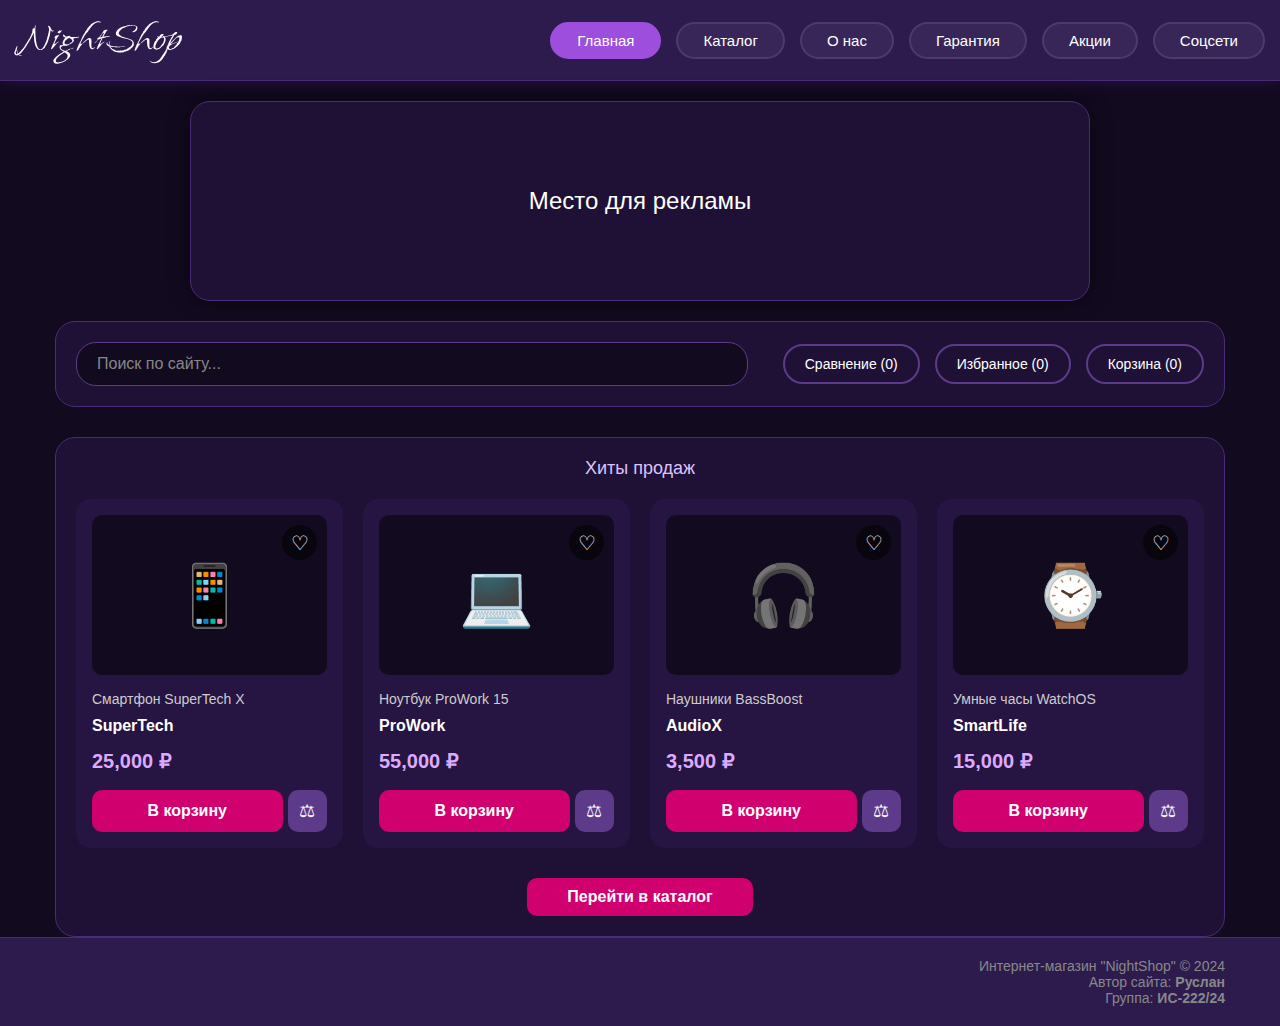
<file: index.html>
<!DOCTYPE html>
<html lang="ru">
<head>
    <meta charset="UTF-8">
    <meta name="viewport" content="width=device-width, initial-scale=1.0">
    <title>NightShop - Главная</title>
    <link rel="stylesheet" href="style.css">

    <!-- Подключение шрифта Island Moments -->
    <link rel="preconnect" href="https://fonts.googleapis.com">
    <link rel="preconnect" href="https://fonts.gstatic.com" crossorigin>
    <link href="https://fonts.googleapis.com/css2?family=Island+Moments&display=swap" rel="stylesheet">

    <!-- Стили для текстового логотипа -->

</head>

<body>

    <header>
        <nav class="header1 container1">
            <!-- Текстовый логотип вместо картинки -->
            <a href="index.html" class="logo-text">NightShop</a>

            <ul class="nav-list">
                <li class="btn-blue"><a href="index.html">Главная</a></li>
                <li class="btn"><a href="catalog.html">Каталог</a></li>
                <li class="btn"><a href="about_us.html">О нас</a></li>
                <li class="btn"><a href="warranty.html">Гарантия</a></li>
                <li class="btn"><a href="promotions.html">Акции</a></li>
                <li class="btn"><a href="social_contacts.html">Соцсети</a></li>
            </ul>
        </nav>
    </header>

    <div class="container">
        
        <div class="ad-banner">
            Место для рекламы
        </div>

        <div class="tools-panel">
            <input type="text" id="search-input" class="search-input" placeholder="Поиск по сайту...">
            <div class="user-actions">
                <button class="action-btn">Сравнение</button>
                <button class="action-btn" id="fav-btn">Избранное (0)</button>
                <button class="action-btn" id="cart-btn" onclick="openCart()">Корзина (0)</button>
            </div>
        </div>

        <div class="main-layout">
            <main class="products-area">
                <h2 class="section-title">Хиты продаж</h2>
                <div class="products-grid" id="products-container">
                    <!-- Заполняется JS -->
                </div>
                <div style="text-align: center; margin-top: 30px;">
                    <a href="catalog.html" class="buy-btn" style="display:inline-block; width: auto; padding: 10px 40px; text-decoration: none;">Перейти в каталог</a>
                </div>
            </main>
        </div>
    </div>

    <footer>
        <div class="container footer-content">
            <p>Интернет-магазин "NightShop" © 2024</p>
            <p>Автор сайта: <strong>Руслан</strong></p>
            <p>Группа: <strong>ИС-222/24</strong></p>   
        </div>
    </footer>

    <!-- Модальное окно корзины -->
    <div id="cartModal" class="cart-modal">
        <div class="cart-content">
            <div class="cart-header">
                <h2>Ваша корзина</h2>
                <span class="close-cart" onclick="closeCart()">&times;</span>
            </div>
            
            <div id="cartItems" class="cart-items-list"></div>
            
            <div style="border-top: 1px solid #4a2b7a; padding-top: 15px;">
                <p class="cart-total">Итого: <span id="cartTotal">0 ₽</span></p>
                <button class="checkout-btn" onclick="showCheckoutForm()">Оформить заказ</button>
            </div>

            <div id="orderForm" class="order-form">
                <h3>Данные получателя</h3>
                <div class="form-group">
                    <input type="text" id="orderName" placeholder="Ваше Имя">
                </div>
                <div class="form-group">
                    <input type="tel" id="orderPhone" placeholder="Ваш Телефон">
                </div>
                <button class="buy-btn" onclick="submitOrder()">Подтвердить</button>
            </div>
        </div>
    </div>

    <script src="script.js"></script>
</body>
</html>
</file>
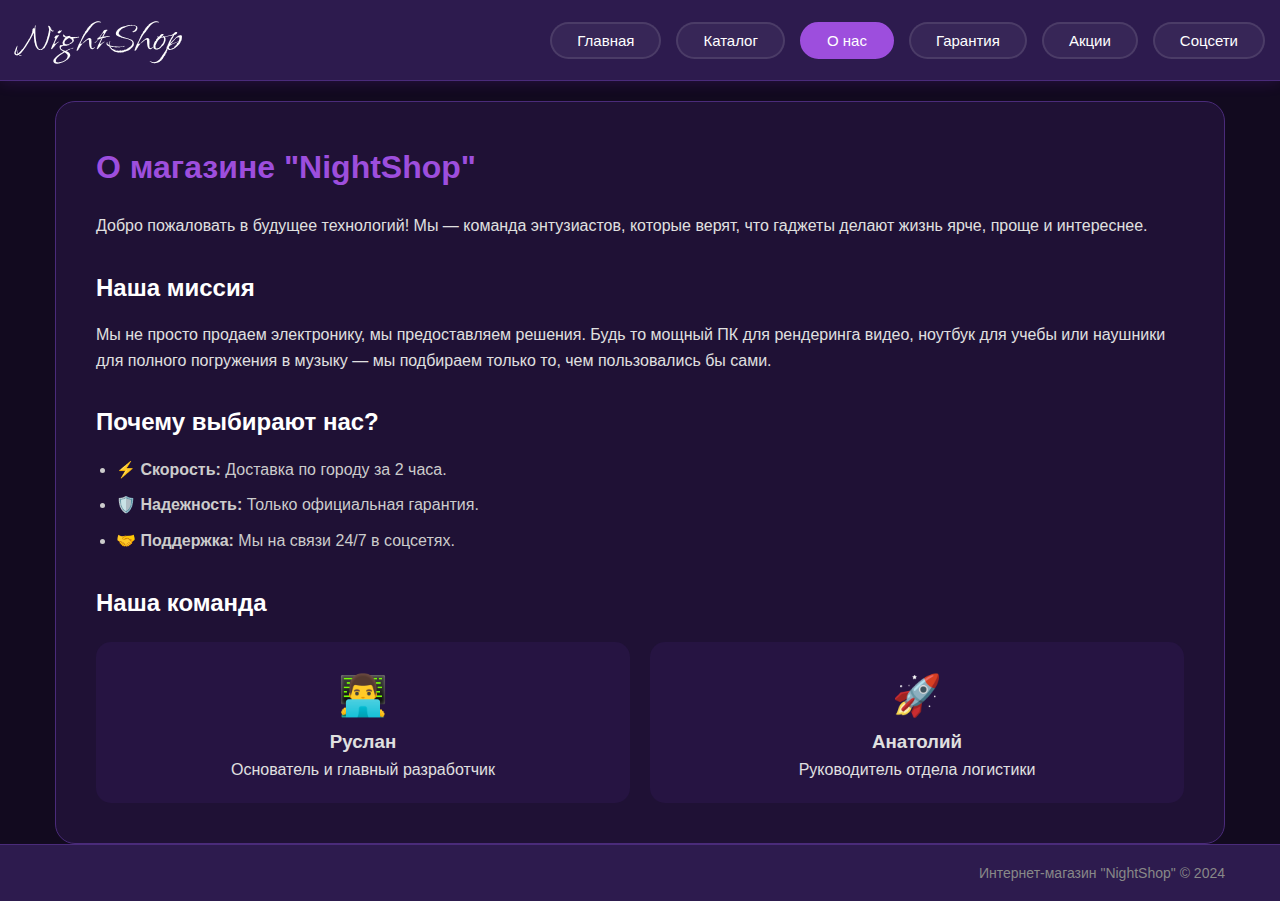
<file: about_us.html>
<!DOCTYPE html>
<html lang="ru">
<head>
    <meta charset="UTF-8">
    <meta name="viewport" content="width=device-width, initial-scale=1.0">
    <title>NightShop - О нас</title>
    <link rel="stylesheet" href="style.css">
        <link rel="preconnect" href="https://fonts.googleapis.com">
    <link rel="preconnect" href="https://fonts.gstatic.com" crossorigin>
    <link href="https://fonts.googleapis.com/css2?family=Island+Moments&display=swap" rel="stylesheet">

</head>
<body>
    <header>
        <nav class="header1 container1">
            <a href="index.html" class="logo-text">NightShop</a>
            <ul class="nav-list">
                <li class="btn"><a href="index.html">Главная</a></li>
                <li class="btn"><a href="catalog.html">Каталог</a></li>
                <li class="btn-blue"><a href="about_us.html">О нас</a></li>
                <li class="btn"><a href="warranty.html">Гарантия</a></li>
                <li class="btn"><a href="promotions.html">Акции</a></li>
                <li class="btn"><a href="social_contacts.html">Соцсети</a></li>
            </ul>
        </nav>
    </header>

    <div class="container">
        <div class="info-page-content">
            <h1>О магазине "NightShop"</h1>
            <p>Добро пожаловать в будущее технологий! Мы — команда энтузиастов, которые верят, что гаджеты делают жизнь ярче, проще и интереснее.</p>
            
            <h2>Наша миссия</h2>
            <p>Мы не просто продаем электронику, мы предоставляем решения. Будь то мощный ПК для рендеринга видео, ноутбук для учебы или наушники для полного погружения в музыку — мы подбираем только то, чем пользовались бы сами.</p>

            <h2>Почему выбирают нас?</h2>
            <ul>
                <li>⚡ <strong>Скорость:</strong> Доставка по городу за 2 часа.</li>
                <li>🛡️ <strong>Надежность:</strong> Только официальная гарантия.</li>
                <li>🤝 <strong>Поддержка:</strong> Мы на связи 24/7 в соцсетях.</li>
            </ul>

            <h2>Наша команда</h2>
            <div style="display: flex; gap: 20px; flex-wrap: wrap; margin-top: 20px;">
                <div class="contact-card" style="flex:1;">
                    <div style="font-size: 40px;">👨‍💻</div>
                    <h3>Руслан</h3>
                    <p>Основатель и главный разработчик</p>
                </div>
                <div class="contact-card" style="flex:1;">
                    <div style="font-size: 40px;">🚀</div>
                    <h3>Анатолий</h3>
                    <p>Руководитель отдела логистики</p>
                </div>
            </div>
        </div>
    </div>

    <footer>
        <div class="container footer-content">
            <p>Интернет-магазин "NightShop" © 2024</p>
        </div>
    </footer>
    <script src="script.js"></script>
</body>
</html>
</file>
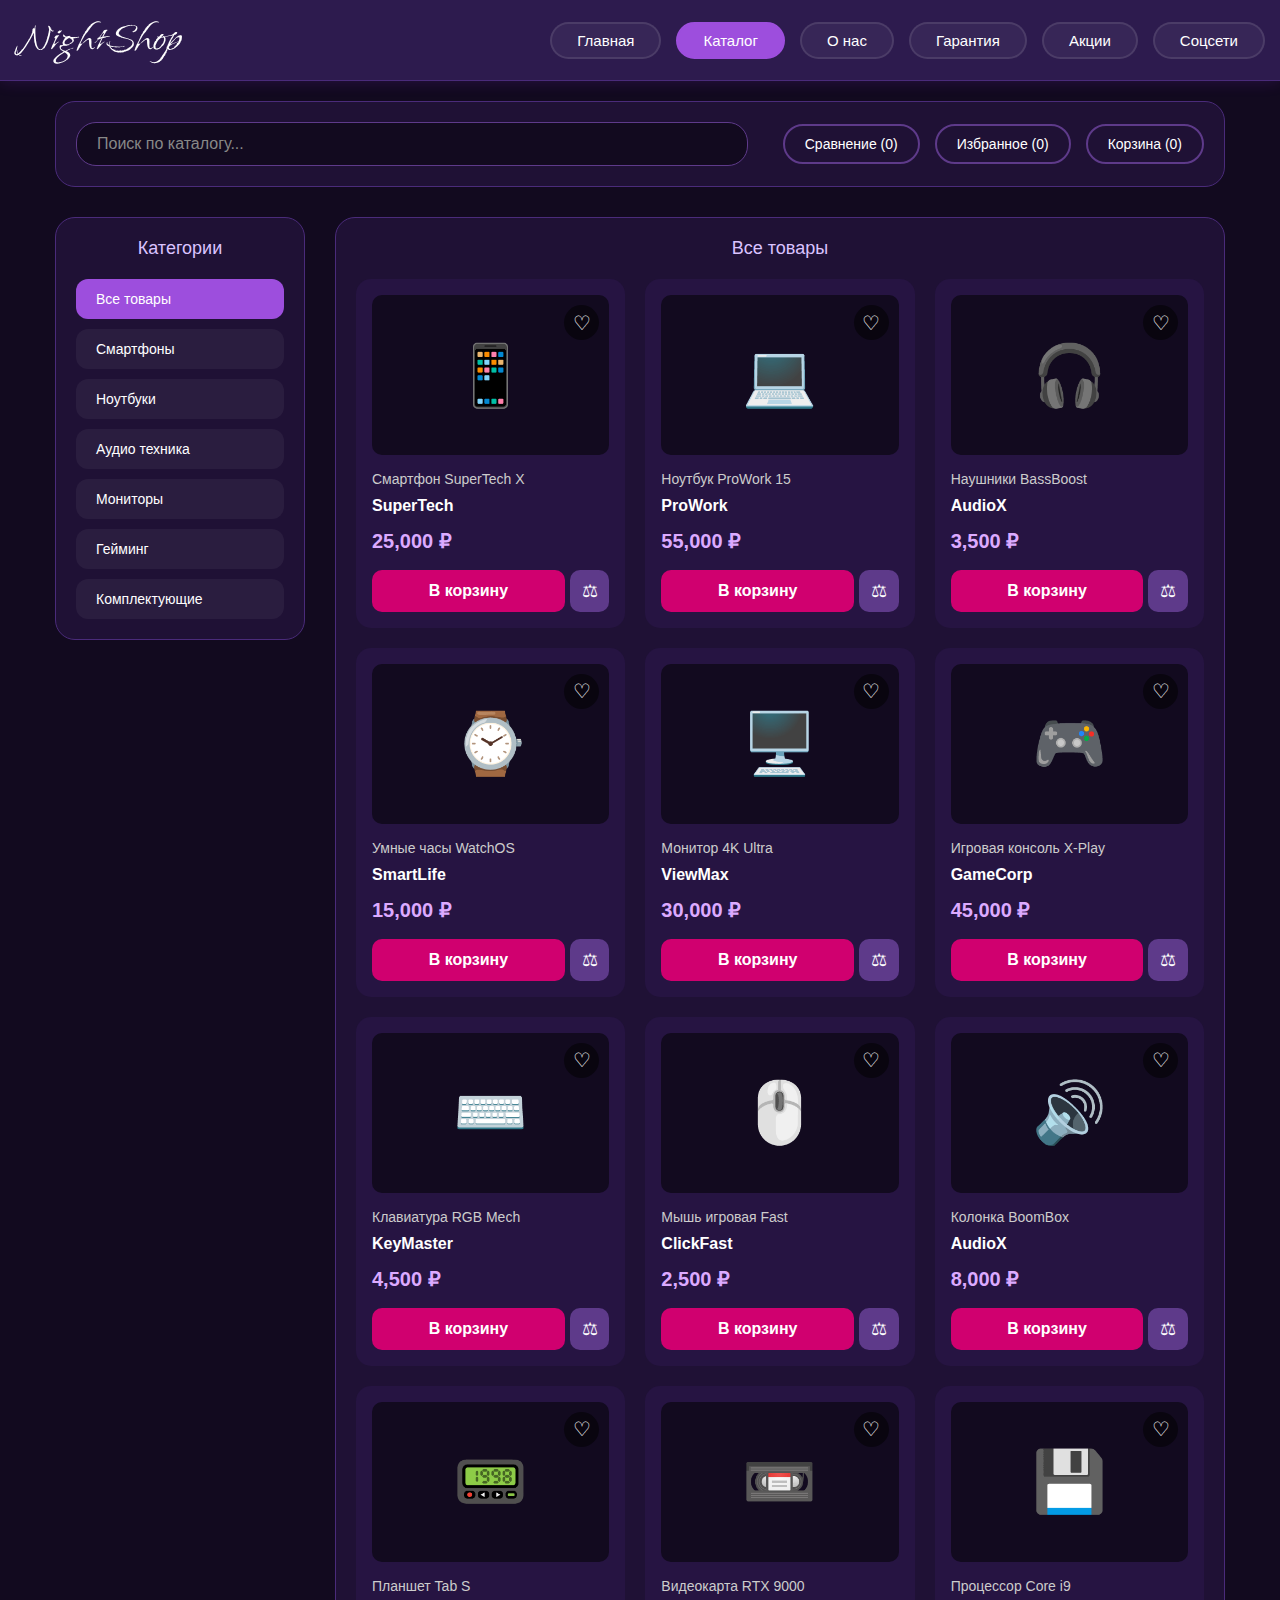
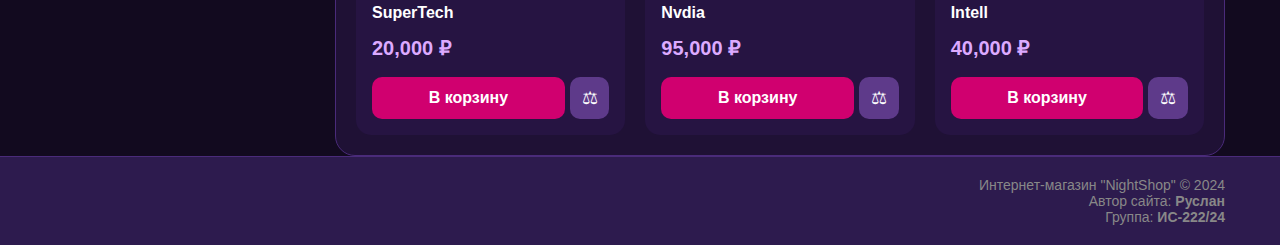
<file: catalog.html>
<!DOCTYPE html>
<html lang="ru">
<head>
    <meta charset="UTF-8">
    <meta name="viewport" content="width=device-width, initial-scale=1.0">
    <title>NightShop Shop - Каталог</title>
    <link rel="stylesheet" href="style.css">
        <link rel="preconnect" href="https://fonts.googleapis.com">
    <link rel="preconnect" href="https://fonts.gstatic.com" crossorigin>
    <link href="https://fonts.googleapis.com/css2?family=Island+Moments&display=swap" rel="stylesheet">

</head>

<body>

    <header>
        <nav class="header1 container1">
            <a href="index.html" class="logo-text">NightShop</a>
            <ul class="nav-list">
                <li class="btn"><a href="index.html">Главная</a></li>
                <li class="btn-blue"><a href="catalog.html">Каталог</a></li>
                <li class="btn"><a href="about_us.html">О нас</a></li>
                <li class="btn"><a href="warranty.html">Гарантия</a></li>
                <li class="btn"><a href="promotions.html">Акции</a></li>
                <li class="btn"><a href="social_contacts.html">Соцсети</a></li>
            </ul>
        </nav>
    </header>

    <div class="container">
        
        <div class="tools-panel">
            <input type="text" id="search-input" class="search-input" placeholder="Поиск по каталогу...">
            <div class="user-actions">
                <button class="action-btn">Сравнение</button>
                <button class="action-btn" id="fav-btn">Избранное (0)</button>
                <button class="action-btn" id="cart-btn" onclick="openCart()">Корзина (0)</button>
            </div>
        </div>

        <div class="main-layout">
            
            <!-- Левое меню с ФИЛЬТРАМИ -->
            <aside class="sidebar">
                <h2 class="section-title">Категории</h2>
                <div class="category-list" id="category-filters">
                    <button class="cat-btn active" data-category="all">Все товары</button>
                    <button class="cat-btn" data-category="smartphones">Смартфоны</button>
                    <button class="cat-btn" data-category="laptops">Ноутбуки</button>
                    <button class="cat-btn" data-category="audio">Аудио техника</button>
                    <button class="cat-btn" data-category="monitors">Мониторы</button>
                    <button class="cat-btn" data-category="gaming">Гейминг</button>
                    <button class="cat-btn" data-category="computers">Комплектующие</button>
                </div>
            </aside>

            <!-- Сетка товаров -->
            <main class="products-area">
                <h2 class="section-title" id="page-title">Все товары</h2>
                <div class="products-grid" id="products-container">
                    <!-- Заполняется JS -->
                </div>
            </main>
        </div>
    </div>

    <footer>
        <div class="container footer-content">
            <p>Интернет-магазин "NightShop" © 2024</p>
            <p>Автор сайта: <strong>Руслан</strong></p>
            <p>Группа: <strong>ИС-222/24</strong></p>   
        </div>
    </footer>

    <!-- Модальное окно корзины -->
    <div id="cartModal" class="cart-modal">
        <div class="cart-content">
            <div class="cart-header">
                <h2>Ваша корзина</h2>
                <span class="close-cart" onclick="closeCart()">&times;</span>
            </div>
            
            <div id="cartItems" class="cart-items-list"></div>
            
            <div style="border-top: 1px solid #4a2b7a; padding-top: 15px;">
                <p class="cart-total">Итого: <span id="cartTotal">0 ₽</span></p>
                <button class="checkout-btn" onclick="showCheckoutForm()">Оформить заказ</button>
            </div>

            <div id="orderForm" class="order-form">
                <h3>Данные получателя</h3>
                <div class="form-group">
                    <input type="text" id="orderName" placeholder="Ваше Имя">
                </div>
                <div class="form-group">
                    <input type="tel" id="orderPhone" placeholder="Ваш Телефон">
                </div>
                <button class="buy-btn" onclick="submitOrder()">Подтвердить</button>
            </div>
        </div>
    </div>

    <script src="script.js"></script>
</body>
</html>
</file>
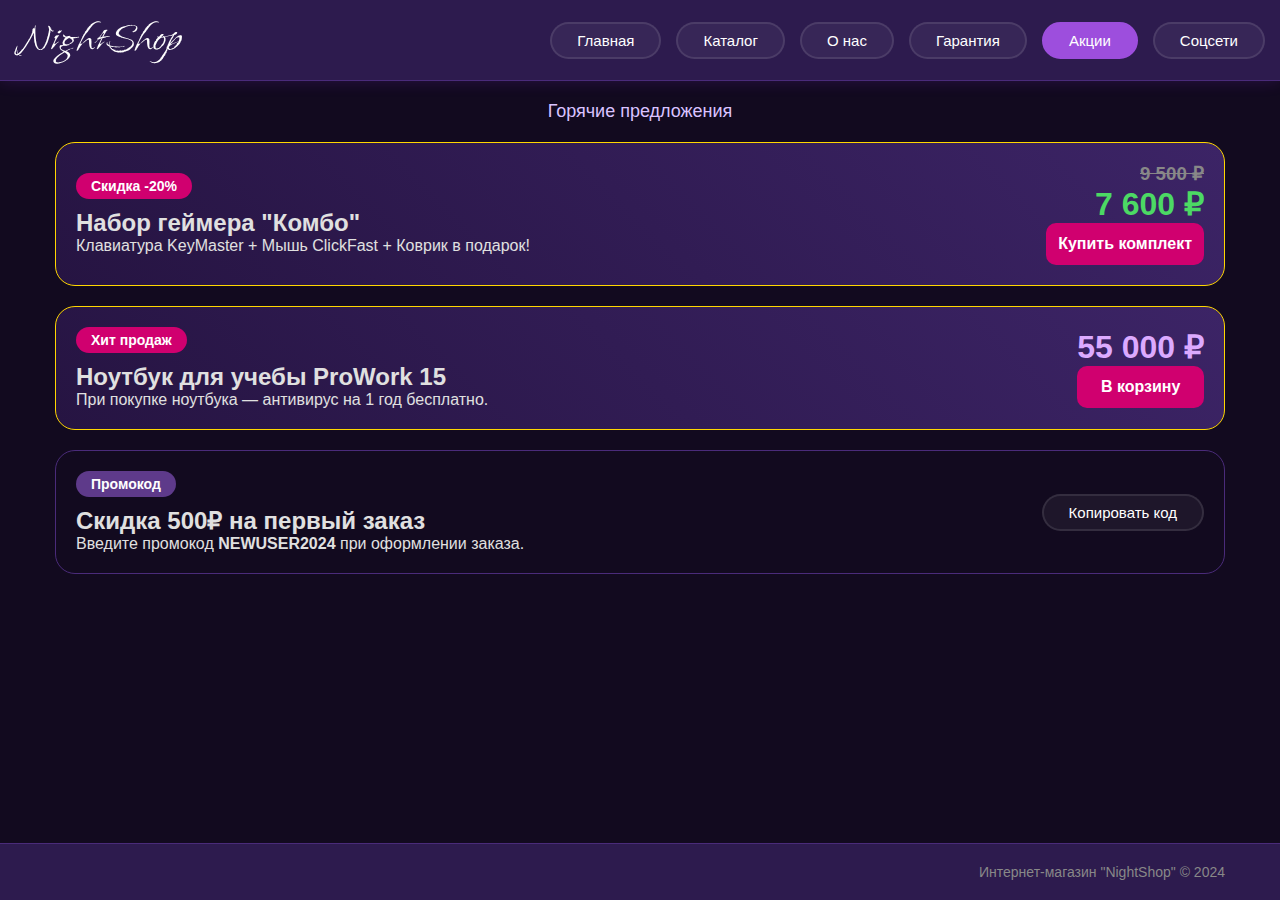
<file: promotions.html>
<!DOCTYPE html>
<html lang="ru">
<head>
    <meta charset="UTF-8">
    <meta name="viewport" content="width=device-width, initial-scale=1.0">
    <title>NightShop - Акции</title>
    <link rel="stylesheet" href="style.css">

    <link rel="preconnect" href="https://fonts.googleapis.com">
    <link rel="preconnect" href="https://fonts.gstatic.com" crossorigin>
    <link href="https://fonts.googleapis.com/css2?family=Island+Moments&display=swap" rel="stylesheet">

</head>
<body>
    <header>
        <nav class="header1 container1">
            <a href="index.html" class="logo-text">NightShop</a>
            <ul class="nav-list">
                <li class="btn"><a href="index.html">Главная</a></li>
                <li class="btn"><a href="catalog.html">Каталог</a></li>
                <li class="btn"><a href="about_us.html">О нас</a></li>
                <li class="btn"><a href="warranty.html">Гарантия</a></li>
                <li class="btn-blue"><a href="promotions.html">Акции</a></li>
                <li class="btn"><a href="social_contacts.html">Соцсети</a></li>
            </ul>
        </nav>
    </header>

    <div class="container">
        <h2 class="section-title">Горячие предложения</h2>
        
        <div class="promo-item">
            <div>
                <span class="promo-badge">Скидка -20%</span>
                <h2>Набор геймера "Комбо"</h2>
                <p>Клавиатура KeyMaster + Мышь ClickFast + Коврик в подарок!</p>
            </div>
            <div style="text-align: right;">
                <h3 style="text-decoration: line-through; color: #888;">9 500 ₽</h3>
                <h2 style="color: #4cd964; font-size: 32px;">7 600 ₽</h2>
                <button class="buy-btn" onclick="addToCart(7); addToCart(8); alert('Набор добавлен! Коврик положим при выдаче.')">Купить комплект</button>
            </div>
        </div>

        <div class="promo-item">
            <div>
                <span class="promo-badge">Хит продаж</span>
                <h2>Ноутбук для учебы ProWork 15</h2>
                <p>При покупке ноутбука — антивирус на 1 год бесплатно.</p>
            </div>
            <div style="text-align: right;">
                <h2 style="color: #dcaaff; font-size: 32px;">55 000 ₽</h2>
                <button class="buy-btn" onclick="addToCart(2)">В корзину</button>
            </div>
        </div>

        <div class="promo-item" style="border-color: #4a2b7a; background: transparent;">
            <div>
                <span class="promo-badge" style="background:#5e3a8a;">Промокод</span>
                <h2>Скидка 500₽ на первый заказ</h2>
                <p>Введите промокод <strong>NEWUSER2024</strong> при оформлении заказа.</p>
            </div>
            <button class="btn" onclick="navigator.clipboard.writeText('NEWUSER2024'); alert('Промокод скопирован!')">Копировать код</button>
        </div>
    </div>
    
    <!-- Необходимые элементы для работы JS (корзина) -->
    <div id="cartModal" class="cart-modal">
        <div class="cart-content">
            <div class="cart-header"><h2>Ваша корзина</h2><span class="close-cart" onclick="closeCart()">&times;</span></div>
            <div id="cartItems" class="cart-items-list"></div>
            <div style="border-top: 1px solid #4a2b7a; padding-top: 15px;">
                <p class="cart-total">Итого: <span id="cartTotal">0 ₽</span></p>
                <button class="checkout-btn" onclick="showCheckoutForm()">Оформить заказ</button>
            </div>
            <div id="orderForm" class="order-form">
                <h3>Данные получателя</h3>
                <div class="form-group"><input type="text" id="orderName" placeholder="Ваше Имя"></div>
                <div class="form-group"><input type="tel" id="orderPhone" placeholder="Ваш Телефон"></div>
                <button class="buy-btn" onclick="submitOrder()">Подтвердить</button>
            </div>
        </div>
    </div>
    
    <!-- Кнопка корзины (скрытая, нужна для обновления счетчика JS, можно стилизовать или скрыть display:none) -->
    <button id="cart-btn" style="display:none;"></button>

    <footer>
        <div class="container footer-content">
            <p>Интернет-магазин "NightShop" © 2024</p>
        </div>
    </footer>
    <script src="script.js"></script>
</body>
</html>
</file>
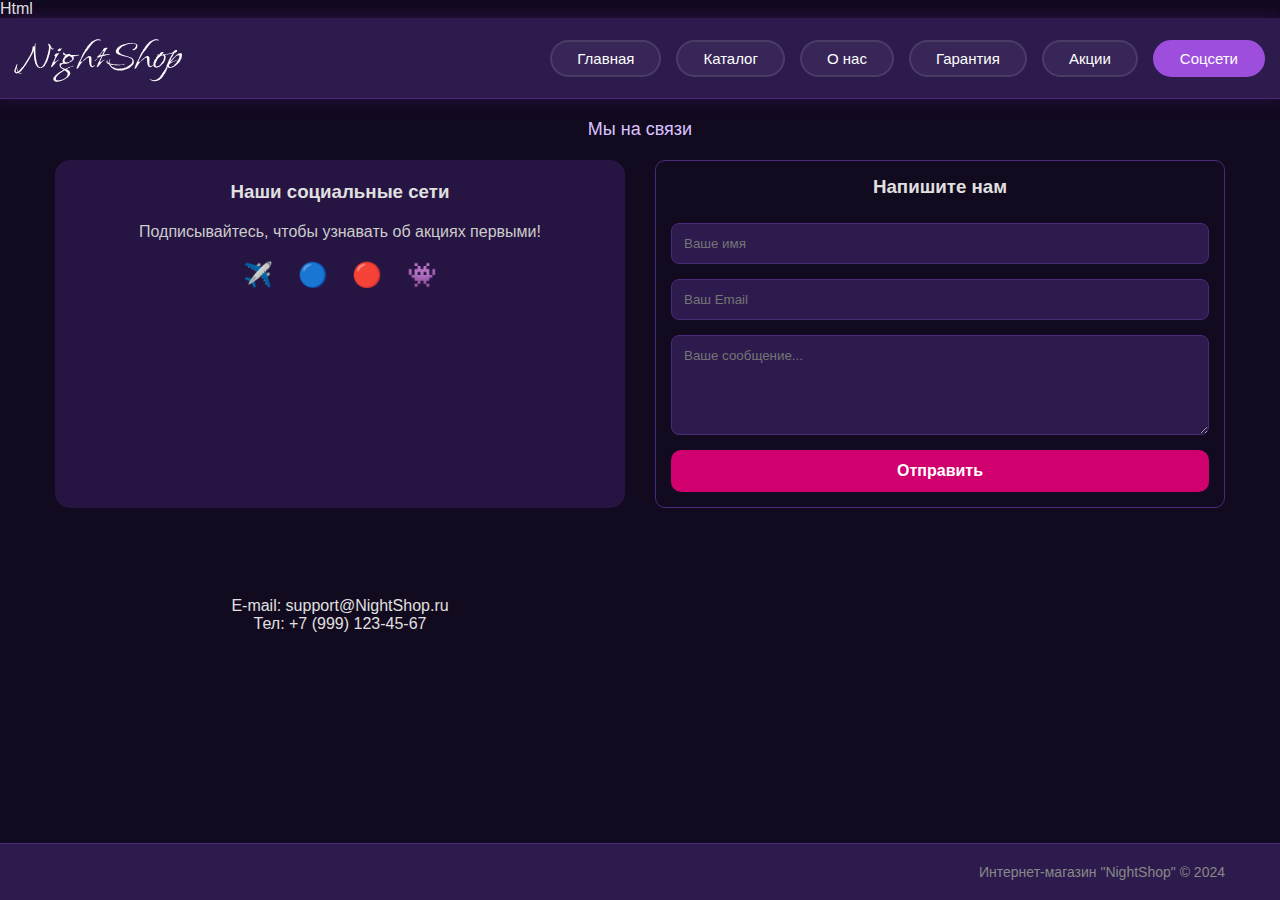
<file: social_contacts.html>
Html
<!DOCTYPE html>
<html lang="ru">
<head>
    <meta charset="UTF-8">
    <meta name="viewport" content="width=device-width, initial-scale=1.0">
    <title>NightShop - Контакты</title>
    <link rel="stylesheet" href="style.css">
    <link rel="preconnect" href="https://fonts.googleapis.com">
    <link rel="preconnect" href="https://fonts.gstatic.com" crossorigin>
    <link href="https://fonts.googleapis.com/css2?family=Island+Moments&display=swap" rel="stylesheet">

</head>
<body>
    <header>
        <nav class="header1 container1">
            <a href="index.html" class="logo-text">NightShop</a>
            <ul class="nav-list">
                <li class="btn"><a href="index.html">Главная</a></li>
                <li class="btn"><a href="catalog.html">Каталог</a></li>
                <li class="btn"><a href="about_us.html">О нас</a></li>
                <li class="btn"><a href="warranty.html">Гарантия</a></li>
                <li class="btn"><a href="promotions.html">Акции</a></li>
                <li class="btn-blue"><a href="social_contacts.html">Соцсети</a></li>
            </ul>
        </nav>
    </header>

    <div class="container">
        <h2 class="section-title">Мы на связи</h2>
        
        <div class="contacts-grid">
            <!-- Соцсети -->
            <div class="contact-card">
                <h3>Наши социальные сети</h3>
                <p style="margin: 20px 0; color: #ccc;">Подписывайтесь, чтобы узнавать об акциях первыми!</p>
                <div class="social-links">
                    <a href="#" target="_blank" title="Telegram">✈️</a>
                    <a href="#" target="_blank" title="VK">🔵</a>
                    <a href="#" target="_blank" title="YouTube">🔴</a>
                    <a href="#" target="_blank" title="Discord">👾</a>
                </div>
                <div style="margin-top: 30px;">
                    <p>E-mail: support@NightShop.ru</p>
                    <p>Тел: +7 (999) 123-45-67</p>
                </div>
            </div>

            <!-- Форма обратной связи -->
            <div class="order-form" style="display: flex; margin-top: 0; height: 100%;">
                <h3>Напишите нам</h3>
                <div class="form-group">
                    <input type="text" placeholder="Ваше имя">
                </div>
                <div class="form-group">
                    <input type="email" placeholder="Ваш Email">
                </div>
                <div class="form-group">
                    <textarea placeholder="Ваше сообщение..." style="width: 100%; padding: 12px; border-radius: 8px; background: #2d1b4e; border: 1px solid #4a2b7a; color: white; min-height: 100px; outline: none;"></textarea>
                </div>
                <button class="buy-btn" onclick="alert('Сообщение отправлено! Мы ответим на почту.')">Отправить</button>
            </div>
        </div>
    </div>

    <footer>
        <div class="container footer-content">
            <p>Интернет-магазин "NightShop" © 2024</p>
        </div>
    </footer>
    <script src="script.js"></script>
</body>
</html>
</file>
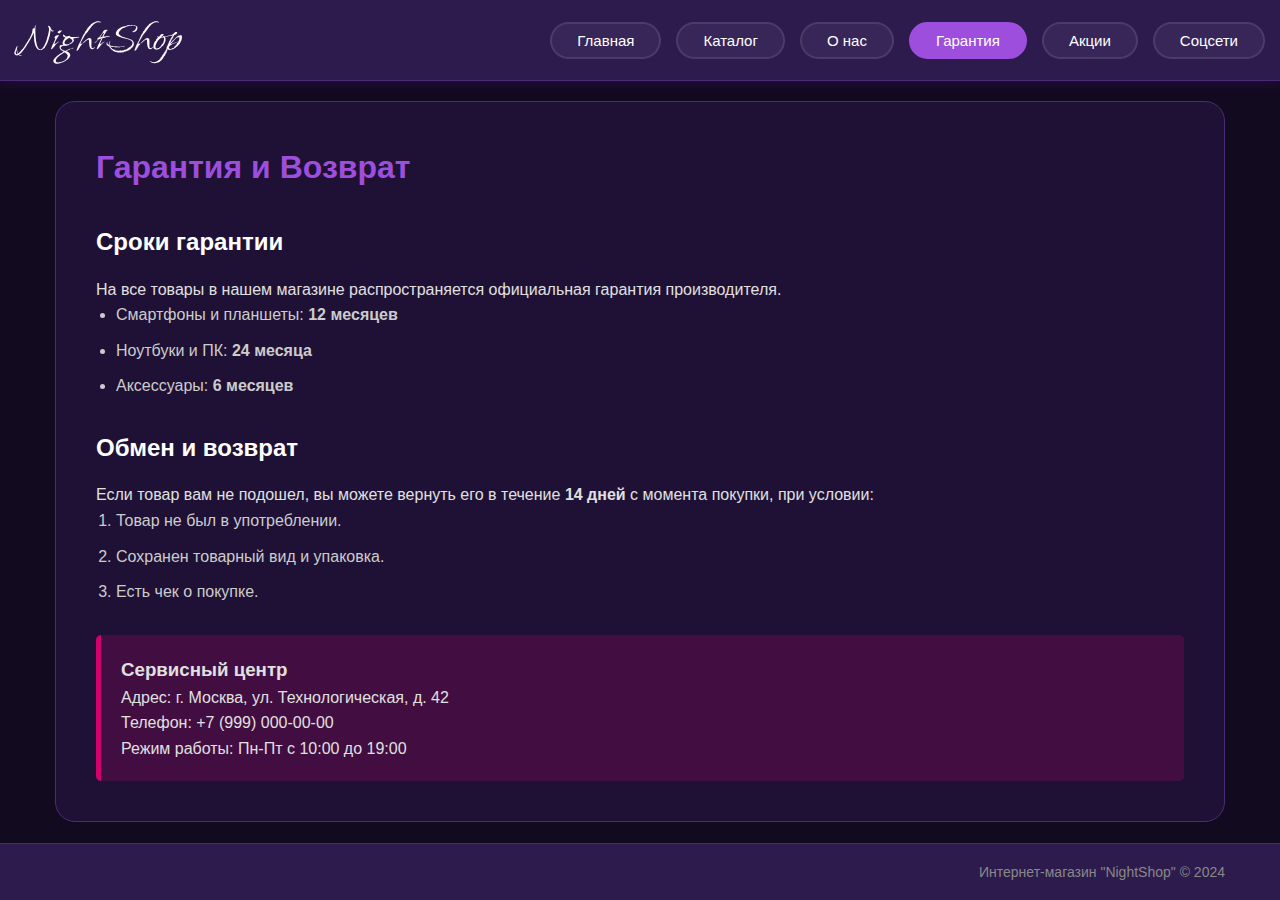
<file: warranty.html>
<!DOCTYPE html>
<html lang="ru">
<head>
    <meta charset="UTF-8">
    <meta name="viewport" content="width=device-width, initial-scale=1.0">
    <title>NightShop - Гарантия</title>
    <link rel="stylesheet" href="style.css">
        <link rel="preconnect" href="https://fonts.googleapis.com">
    <link rel="preconnect" href="https://fonts.gstatic.com" crossorigin>
    <link href="https://fonts.googleapis.com/css2?family=Island+Moments&display=swap" rel="stylesheet">

</head>
<body>
    <header>
        <nav class="header1 container1">
            <a href="index.html" class="logo-text">NightShop</a>
            <ul class="nav-list">
                <li class="btn"><a href="index.html">Главная</a></li>
                <li class="btn"><a href="catalog.html">Каталог</a></li>
                <li class="btn"><a href="about_us.html">О нас</a></li>
                <li class="btn-blue"><a href="warranty.html">Гарантия</a></li>
                <li class="btn"><a href="promotions.html">Акции</a></li>
                <li class="btn"><a href="social_contacts.html">Соцсети</a></li>
            </ul>
        </nav>
    </header>

    <div class="container">
        <div class="info-page-content">
            <h1>Гарантия и Возврат</h1>
            
            <h2>Сроки гарантии</h2>
            <p>На все товары в нашем магазине распространяется официальная гарантия производителя.</p>
            <ul>
                <li>Смартфоны и планшеты: <strong>12 месяцев</strong></li>
                <li>Ноутбуки и ПК: <strong>24 месяца</strong></li>
                <li>Аксессуары: <strong>6 месяцев</strong></li>
            </ul>

            <h2>Обмен и возврат</h2>
            <p>Если товар вам не подошел, вы можете вернуть его в течение <strong>14 дней</strong> с момента покупки, при условии:</p>
            <ol style="margin-left: 20px; color: #ccc;">
                <li>Товар не был в употреблении.</li>
                <li>Сохранен товарный вид и упаковка.</li>
                <li>Есть чек о покупке.</li>
            </ol>

            <div style="margin-top: 30px; padding: 20px; background: rgba(208, 0, 111, 0.2); border-left: 5px solid #d0006f; border-radius: 5px;">
                <h3>Сервисный центр</h3>
                <p>Адрес: г. Москва, ул. Технологическая, д. 42<br>
                Телефон: +7 (999) 000-00-00<br>
                Режим работы: Пн-Пт с 10:00 до 19:00</p>
            </div>
        </div>
    </div>

    <footer>
        <div class="container footer-content">
            <p>Интернет-магазин "NightShop" © 2024</p>
        </div>
    </footer>
    <script src="script.js"></script>
</body>
</html>
</file>
<file: style.css>
/* --- Общие настройки и переменные --- */
:root {
    --bg-body: #120a1f;       /* Глубокий темный фон */
    --bg-panel: #1f1135;      /* Фон блоков */
    --bg-header: #2d1b4e;     /* Фон шапки */
    --bg-card: #261442;       /* Фон карточки */
    --bg-card-hover: #3c2466; /* Фон карточки при наведении */
    --accent-color: #9d4edd;  /* Основной акцент (фиолетовый) */
    --accent-hover: #7b2cbf;
    --btn-buy: #d0006f;       /* Кнопка действия (малиновый) */
    --btn-buy-hover: #a60058;
    --text-color: #e0e0e0;    /* Цвет текста */
    --text-muted: #888;
}

* {
    box-sizing: border-box;
    margin: 0;
    padding: 0;
    font-family: 'Segoe UI', Tahoma, Verdana, sans-serif;
}

body {
    background-color: var(--bg-body);
    color: var(--text-color);
    display: flex;
    flex-direction: column;
    min-height: 100vh;
}

a {
    text-decoration: none;
    color: inherit;
    display: block;
    width: 100%;
    height: 100%;
}

.container {
    max-width: 1200px;
    margin: 0 auto;
    padding: 0 15px;
    width: 100%;
}
.container1 {
    max-width: 1280px;
    margin: 0 auto;
    padding: 0 15px;
    width: 100%;
}

/* --- Хедер (ИСПРАВЛЕНО РАСПОЛОЖЕНИЕ) --- */
header {
    background-color: var(--bg-header);
    padding: 15px 0;
    border-bottom: 1px solid #4a2b7a;
    margin-bottom: 20px;
    box-shadow: 0 0 15px rgba(138, 43, 226, 0.2);
}

.header1 {
    display: flex;
    justify-content: space-between; /* Разводит логотип влево, а меню вправо */
    align-items: center;            /* Выравнивает их по вертикальному центру */
    gap: 20px;
}

.logo {
    height: 50px;
    object-fit: contain;
    filter: drop-shadow(0 0 5px rgba(157, 78, 221, 0.5)); 
}

/* Стили логотипа (текстового) */
.logo-text {
    font-family: 'Island Moments', cursive;
    font-size: 50px;
    color: #ffffff;
    text-decoration: none;
    line-height: 1;
    cursor: pointer;
    transition: 0.3s;
    /* Критически важно для расположения: отменяет global a width 100% */
    width: auto; 
    display: inline-block;
    white-space: nowrap; /* Запрещает перенос текста логотипа */
}

.logo-text:hover {
    text-shadow: 0 0 15px rgba(157, 78, 221, 0.8); 
    color: #dac3ff;
}

.nav-list {
    display: flex;
    align-items: center; /* Центрирует кнопки по вертикали */
    list-style: none;
    gap: 15px;           /* Отступ между кнопками как на скрине */
    margin: 0;
    padding: 0;
    flex-wrap: wrap;     /* Позволяет перенос только на очень маленьких экранах */
}

/* Кнопки меню */
.btn, .btn-blue {
    padding: 8px 25px; /* Чуть шире, как на скриншоте */
    border: 2px solid rgba(255,255,255,0.1);
    border-radius: 50px; /* Более округлые края (pill-shape) */
    font-size: 15px;
    cursor: pointer;
    transition: 0.3s;
    text-align: center;
    background-color: rgba(255,255,255,0.05);
    color: #fff;
    white-space: nowrap; /* Текст внутри кнопки не переносится */
    display: inline-block;
    width: auto; /* Чтобы кнопка не растягивалась */
}

.btn:hover {
    background-color: var(--bg-panel);
    border-color: var(--accent-color);
}

.btn-blue {
    background-color: var(--accent-color);
    border: 2px solid var(--accent-color);
}
.btn-blue:hover {
    background-color: var(--accent-hover);
    border-color: var(--accent-hover);
}

/* --- Баннер --- */
.ad-banner {
    background-color: var(--bg-panel);
    height: 200px;
    border-radius: 20px;
    margin-bottom: 20px;
    display: flex;
    align-items: center;
    justify-content: center;
    font-size: 24px;
    color: #fff;
    width: 100%;
    max-width: 900px;
    margin-left: auto;
    margin-right: auto;
    overflow: hidden;
    border: 1px solid #4a2b7a;
    box-shadow: 0 0 20px rgba(0,0,0,0.5);
}

/* --- Панель инструментов (Поиск) --- */
.tools-panel {
    background-color: var(--bg-panel);
    padding: 20px;
    border-radius: 20px;
    display: flex;
    justify-content: space-between;
    align-items: center;
    margin-bottom: 30px;
    flex-wrap: wrap;
    gap: 15px;
    border: 1px solid #4a2b7a;
}

.search-input {
    flex-grow: 1;
    margin-right: 20px;
    padding: 12px 20px;
    border-radius: 20px;
    border: 1px solid #5e3a8a;
    background-color: #120a1f;
    color: white;
    outline: none;
    font-size: 16px;
    min-width: 200px;
}
.search-input::placeholder {
    color: #888;
}

.user-actions {
    display: flex;
    gap: 15px;
}

.action-btn {
    background-color: transparent;
    border: 2px solid #5e3a8a;
    color: #fff;
    padding: 10px 20px;
    border-radius: 20px;
    cursor: pointer;
    transition: 0.2s;
    font-size: 14px;
}
.action-btn:hover {
    background-color: var(--accent-color);
    border-color: var(--accent-color);
}

/* --- Основной макет --- */
.main-layout {
    display: flex;
    gap: 30px;
    align-items: flex-start;
}

/* Сайдбар */
.sidebar {
    width: 250px;
    flex-shrink: 0;
    background-color: var(--bg-panel);
    padding: 20px;
    border-radius: 20px;
    border: 1px solid #4a2b7a;
}

.section-title {
    text-align: center;
    margin-bottom: 20px;
    font-size: 18px;
    font-weight: normal;
    color: #dac3ff;
}

.category-list {
    display: flex;
    flex-direction: column;
    gap: 10px;
}

.cat-btn {
    background-color: rgba(255,255,255,0.05);
    color: #fff;
    border: none;
    padding: 12px;
    border-radius: 12px;
    cursor: pointer;
    text-align: left;
    padding-left: 20px;
    font-size: 14px;
    transition: 0.2s;
}
.cat-btn:hover, .cat-btn.active {
    background-color: var(--accent-color);
    color: white;
}

/* Область товаров */
.products-area {
    flex-grow: 1;
    background-color: var(--bg-panel);
    padding: 20px;
    border-radius: 20px;
    width: 100%;
    border: 1px solid #4a2b7a;
    min-height: 500px;
}

.products-grid {
    display: grid;
    grid-template-columns: repeat(auto-fill, minmax(220px, 1fr));
    gap: 20px;
}

/* Карточка товара */
.product-card {
    background-color: var(--bg-card);
    padding: 15px;
    border-radius: 15px;
    display: flex;
    flex-direction: column;
    justify-content: space-between;
    height: 100%;
    transition: transform 0.2s, box-shadow 0.2s;
    border: 1px solid transparent;
}
.product-card:hover {
    transform: translateY(-5px);
    background-color: var(--bg-card-hover);
    border-color: var(--accent-color);
    box-shadow: 0 5px 15px rgba(0,0,0,0.3);
}

/* Заголовок карточки (картинка + лайк) */
.card-header {
    position: relative;
    margin-bottom: 15px;
}

.img-placeholder {
    background-color: #120a1f;
    height: 160px;
    width: 100%;
    border-radius: 10px;
    display: flex;
    align-items: center;
    justify-content: center;
    color: #4a2b7a;
    font-size: 60px; 
    user-select: none;
}

.fav-icon {
    position: absolute;
    top: 10px;
    right: 10px;
    background: rgba(0,0,0,0.5);
    border: none;
    cursor: pointer;
    font-size: 20px;
    color: #fff;
    width: 35px;
    height: 35px;
    border-radius: 50%;
    display: flex;
    align-items: center;
    justify-content: center;
    transition: 0.3s;
}
.fav-icon:hover {
    background: rgba(0,0,0,0.8);
    transform: scale(1.1);
}
.fav-icon.active {
    color: #ff0055;
}

.product-info {
    font-size: 14px;
    line-height: 1.4;
    margin-bottom: 15px;
}
.product-info p {
    color: #ccc;
    margin-bottom: 5px;
}

.brand-name {
    font-size: 16px;
    margin: 5px 0;
    font-weight: bold;
    color: #fff;
}

.price-label {
    font-size: 20px;
    margin-top: 10px;
    font-weight: bold;
    color: #dcaaff;
}

.buy-btn {
    background-color: var(--btn-buy);
    color: #fff;
    border: none;
    padding: 12px;
    border-radius: 10px;
    cursor: pointer;
    font-size: 16px;
    transition: background 0.2s;
    width: 100%;
    font-weight: bold;
}
.buy-btn:hover {
    background-color: var(--btn-buy-hover);
}

/* Кнопка сравнения в карточке */
.compare-btn-small {
    border: none;
    border-radius: 10px;
    color: white;
    font-size: 18px;
    width: 50px;
    cursor: pointer;
    transition: 0.2s;
}
.compare-btn-small:hover {
    filter: brightness(1.2);
}

/* --- Футер --- */
footer {
    margin-top: auto;
    padding: 20px 0;
    background-color: var(--bg-header);
    border-top: 1px solid #4a2b7a;
}

.footer-content {
    text-align: right;
    color: var(--text-muted);
    font-size: 14px;
}

/* --- МОДАЛЬНОЕ ОКНО --- */
.cart-modal {
    display: none;
    position: fixed; 
    z-index: 1000; 
    left: 0;
    top: 0;
    width: 100%; 
    height: 100%; 
    overflow: auto; 
    background-color: rgba(0,0,0,0.8); 
    backdrop-filter: blur(5px);
}

.cart-content {
    background-color: var(--bg-panel);
    margin: 5% auto; 
    padding: 25px;
    border: 1px solid var(--accent-color);
    border-radius: 15px;
    width: 90%; 
    max-width: 600px;
    color: white;
    box-shadow: 0 0 30px rgba(157, 78, 221, 0.4);
    position: relative;
    animation: modalAnim 0.3s ease-out;
}

@keyframes modalAnim {
    from {top: -50px; opacity: 0;}
    to {top: 0; opacity: 1;}
}

.cart-header {
    display: flex;
    justify-content: space-between;
    align-items: center;
    border-bottom: 1px solid #4a2b7a;
    padding-bottom: 15px;
    margin-bottom: 20px;
}

.close-cart {
    color: #aaa;
    font-size: 32px;
    font-weight: bold;
    cursor: pointer;
    line-height: 0.5;
}
.close-cart:hover {
    color: white;
}

.cart-items-list {
    max-height: 300px;
    overflow-y: auto;
    margin-bottom: 20px;
    padding-right: 5px;
}
/* Скроллбар */
.cart-items-list::-webkit-scrollbar {
    width: 6px;
}
.cart-items-list::-webkit-scrollbar-thumb {
    background-color: #5e3a8a;
    border-radius: 3px;
}

.cart-item {
    display: flex;
    justify-content: space-between;
    align-items: center;
    padding: 12px;
    background: rgba(255,255,255,0.05);
    margin-bottom: 10px;
    border-radius: 8px;
    border: 1px solid transparent;
}
.cart-item:hover {
    border-color: #5e3a8a;
}

.cart-total {
    font-size: 22px;
    font-weight: bold;
    text-align: right;
    margin-bottom: 15px;
    color: #dcaaff;
}

.checkout-btn {
    background-color: var(--btn-buy);
    color: white;
    width: 100%;
    padding: 15px;
    border: none;
    border-radius: 12px;
    cursor: pointer;
    font-size: 18px;
    font-weight: bold;
    transition: 0.2s;
}
.checkout-btn:hover {
    background-color: var(--btn-buy-hover);
}

/* Форма заказа */
.order-form {
    display: none; 
    flex-direction: column;
    gap: 15px;
    margin-top: 20px;
    background: #120a1f;
    padding: 15px;
    border-radius: 10px;
    border: 1px solid #4a2b7a;
}
.order-form h3 {
    text-align: center;
    margin-bottom: 10px;
}
.form-group input {
    width: 100%;
    padding: 12px;
    border-radius: 8px;
    border: 1px solid #4a2b7a;
    background: #2d1b4e;
    color: white;
    outline: none;
}
.form-group input:focus {
    border-color: var(--accent-color);
}

.success-message {
    text-align: center;
    color: #4cd964;
    font-size: 18px;
    padding: 20px;
    display: none;
}

/* Таблица сравнения */
.compare-table {
    width: 100%;
    border-collapse: collapse;
    color: #fff;
    margin-top: 20px;
}
.compare-table th, .compare-table td {
    border: 1px solid #4a2b7a;
    padding: 12px;
    text-align: center;
}
.compare-table th {
    background-color: rgba(94, 58, 138, 0.3);
}
.compare-table tr:nth-child(even) {
    background-color: rgba(255, 255, 255, 0.02);
}

/* Стили для текстовых страниц (О нас, Гарантия) */
.info-page-content {
    background-color: var(--bg-panel);
    padding: 40px;
    border-radius: 20px;
    border: 1px solid #4a2b7a;
    line-height: 1.6;
}
.info-page-content h1 {
    color: var(--accent-color);
    margin-bottom: 20px;
}
.info-page-content h2 {
    color: #fff;
    margin-top: 30px;
    margin-bottom: 15px;
}
.info-page-content ul {
    margin-left: 20px;
    margin-bottom: 20px;
}
.info-page-content li {
    margin-bottom: 10px;
    color: #ccc;
}

/* Страница контактов */
.contacts-grid {
    display: grid;
    grid-template-columns: 1fr 1fr;
    gap: 30px;
}
.contact-card {
    background: var(--bg-card);
    padding: 20px;
    border-radius: 15px;
    text-align: center;
    border: 1px solid transparent;
}
.contact-card:hover {
    border-color: var(--accent-color);
}
.social-links a {
    display: inline-block;
    width: auto;
    margin: 0 10px;
    font-size: 24px;
    color: var(--accent-color);
}

/* Страница акций */
.promo-item {
    background: linear-gradient(45deg, #261442, #3c2466);
    padding: 20px;
    border-radius: 20px;
    margin-bottom: 20px;
    border: 1px solid #ffd700;
    display: flex;
    justify-content: space-between;
    align-items: center;
}
.promo-badge {
    background-color: #d0006f;
    color: white;
    padding: 5px 15px;
    border-radius: 20px;
    font-weight: bold;
    font-size: 14px;
    margin-bottom: 10px;
    display: inline-block;
}

@media (max-width: 768px) {
    .main-layout {
        flex-direction: column;
    }
    .sidebar {
        width: 100%;
        margin-bottom: 20px;
    }
    .ad-banner {
        width: 100%;
        height: 120px;
        font-size: 18px;
    }
    .header1 {
        flex-direction: column;
        gap: 15px;
    }
    .tools-panel {
        flex-direction: column;
        align-items: stretch;
    }
    .search-input {
        margin-right: 0;
        margin-bottom: 15px;
    }
    .user-actions {
        justify-content: space-between;
    }
    .contacts-grid { grid-template-columns: 1fr; }
    .promo-item { flex-direction: column; text-align: center; gap: 15px; }
}
</file>
